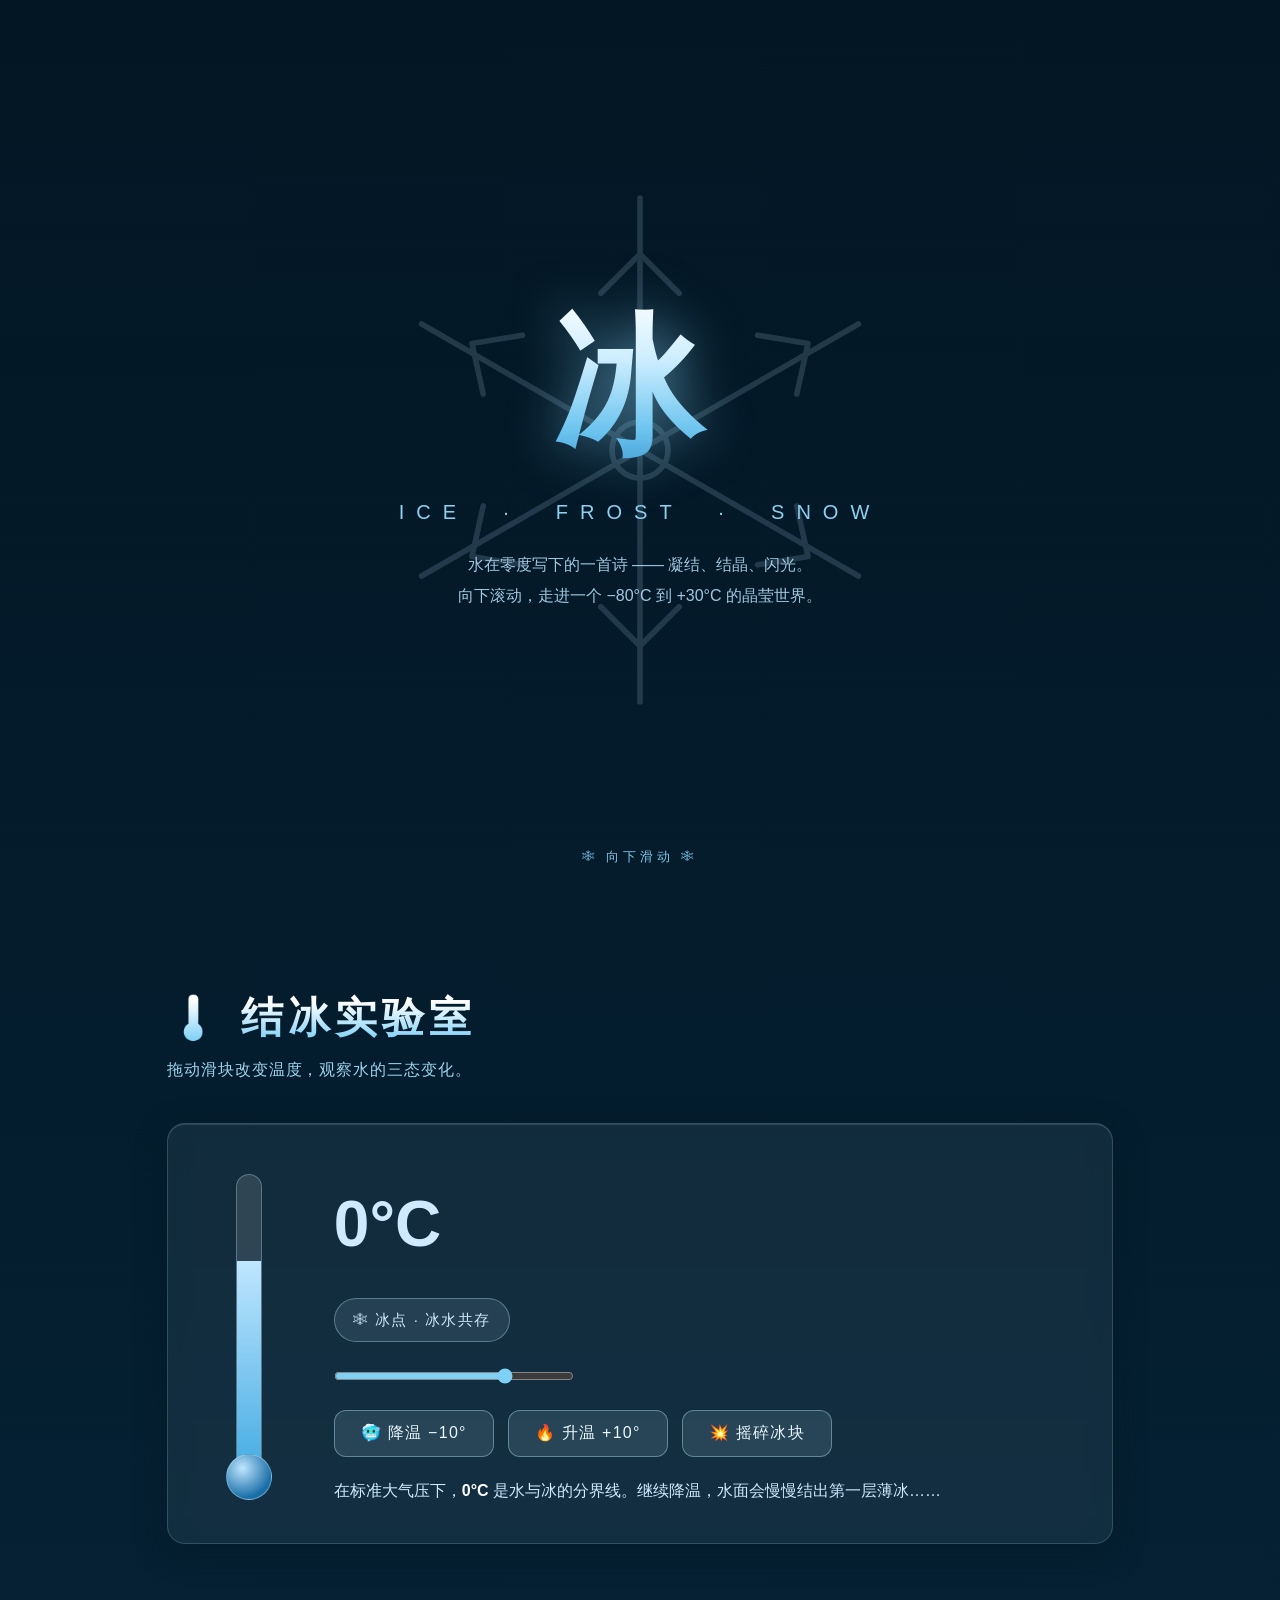
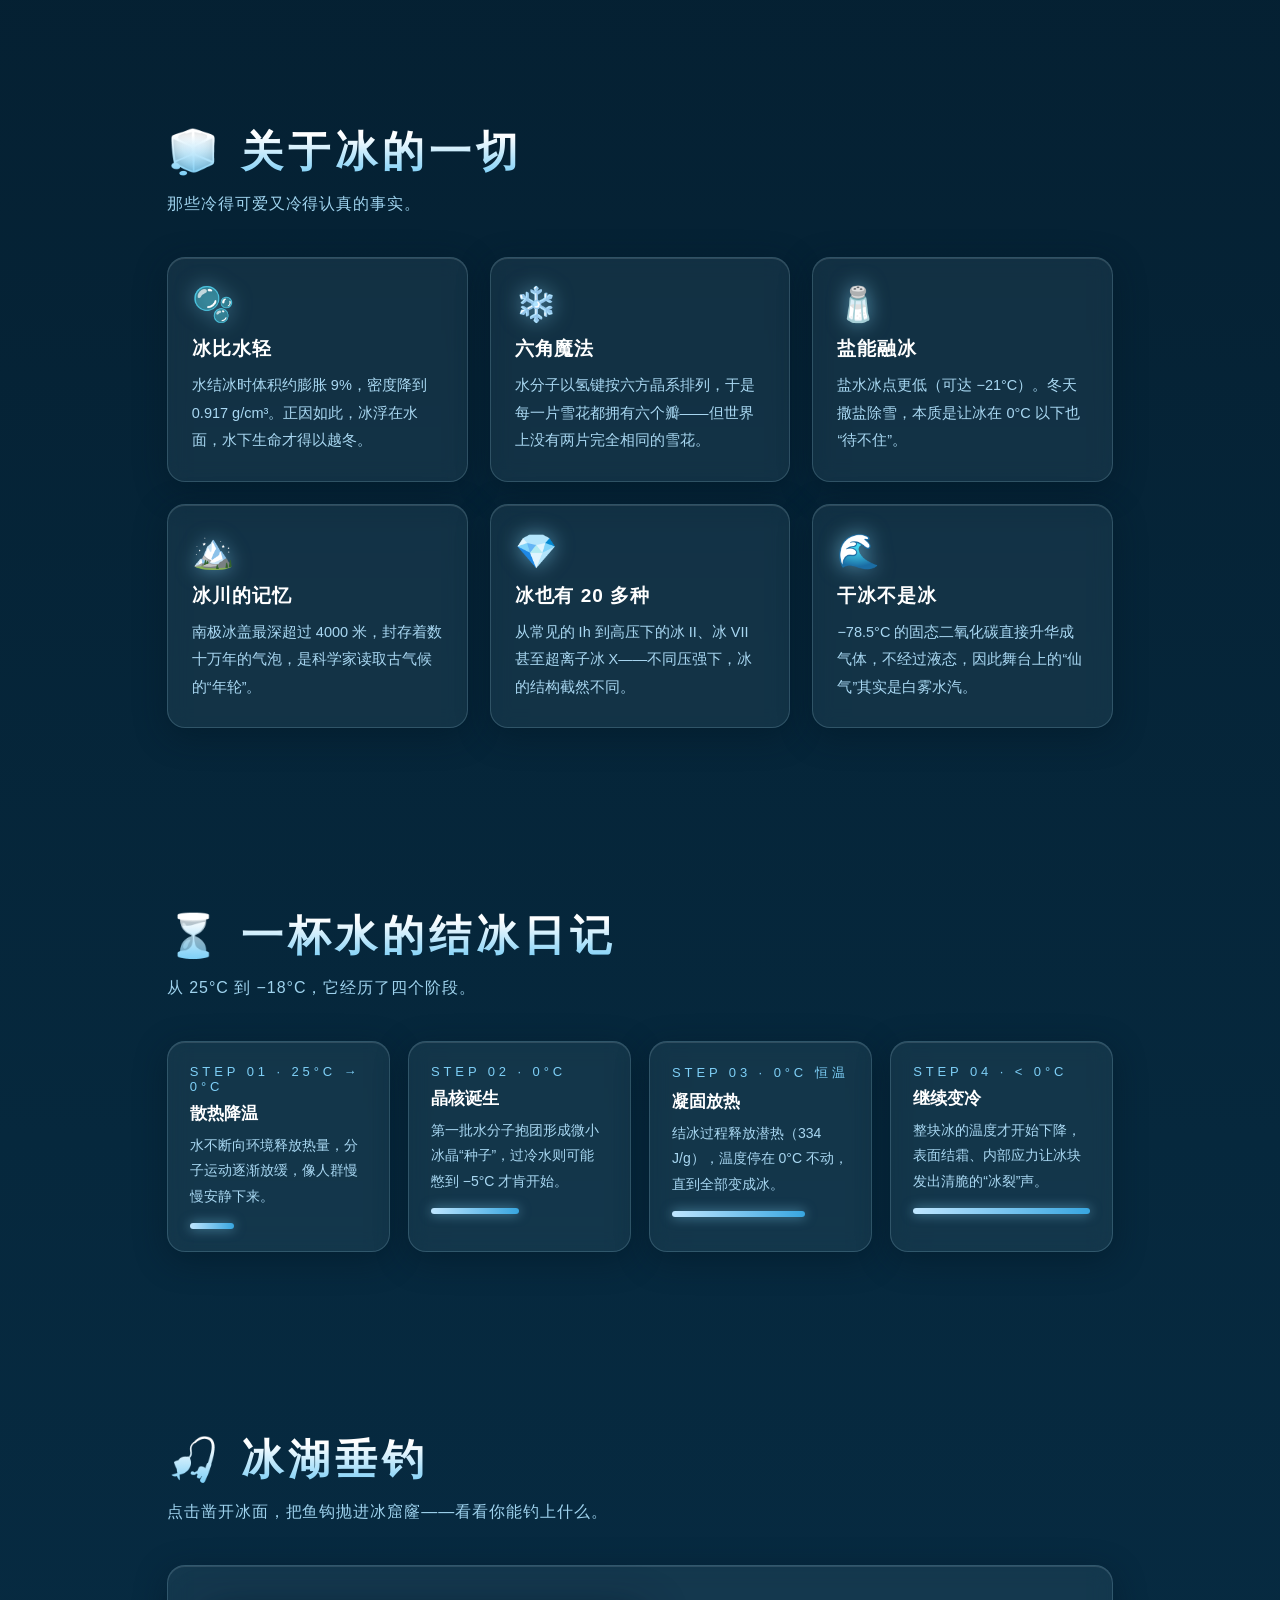
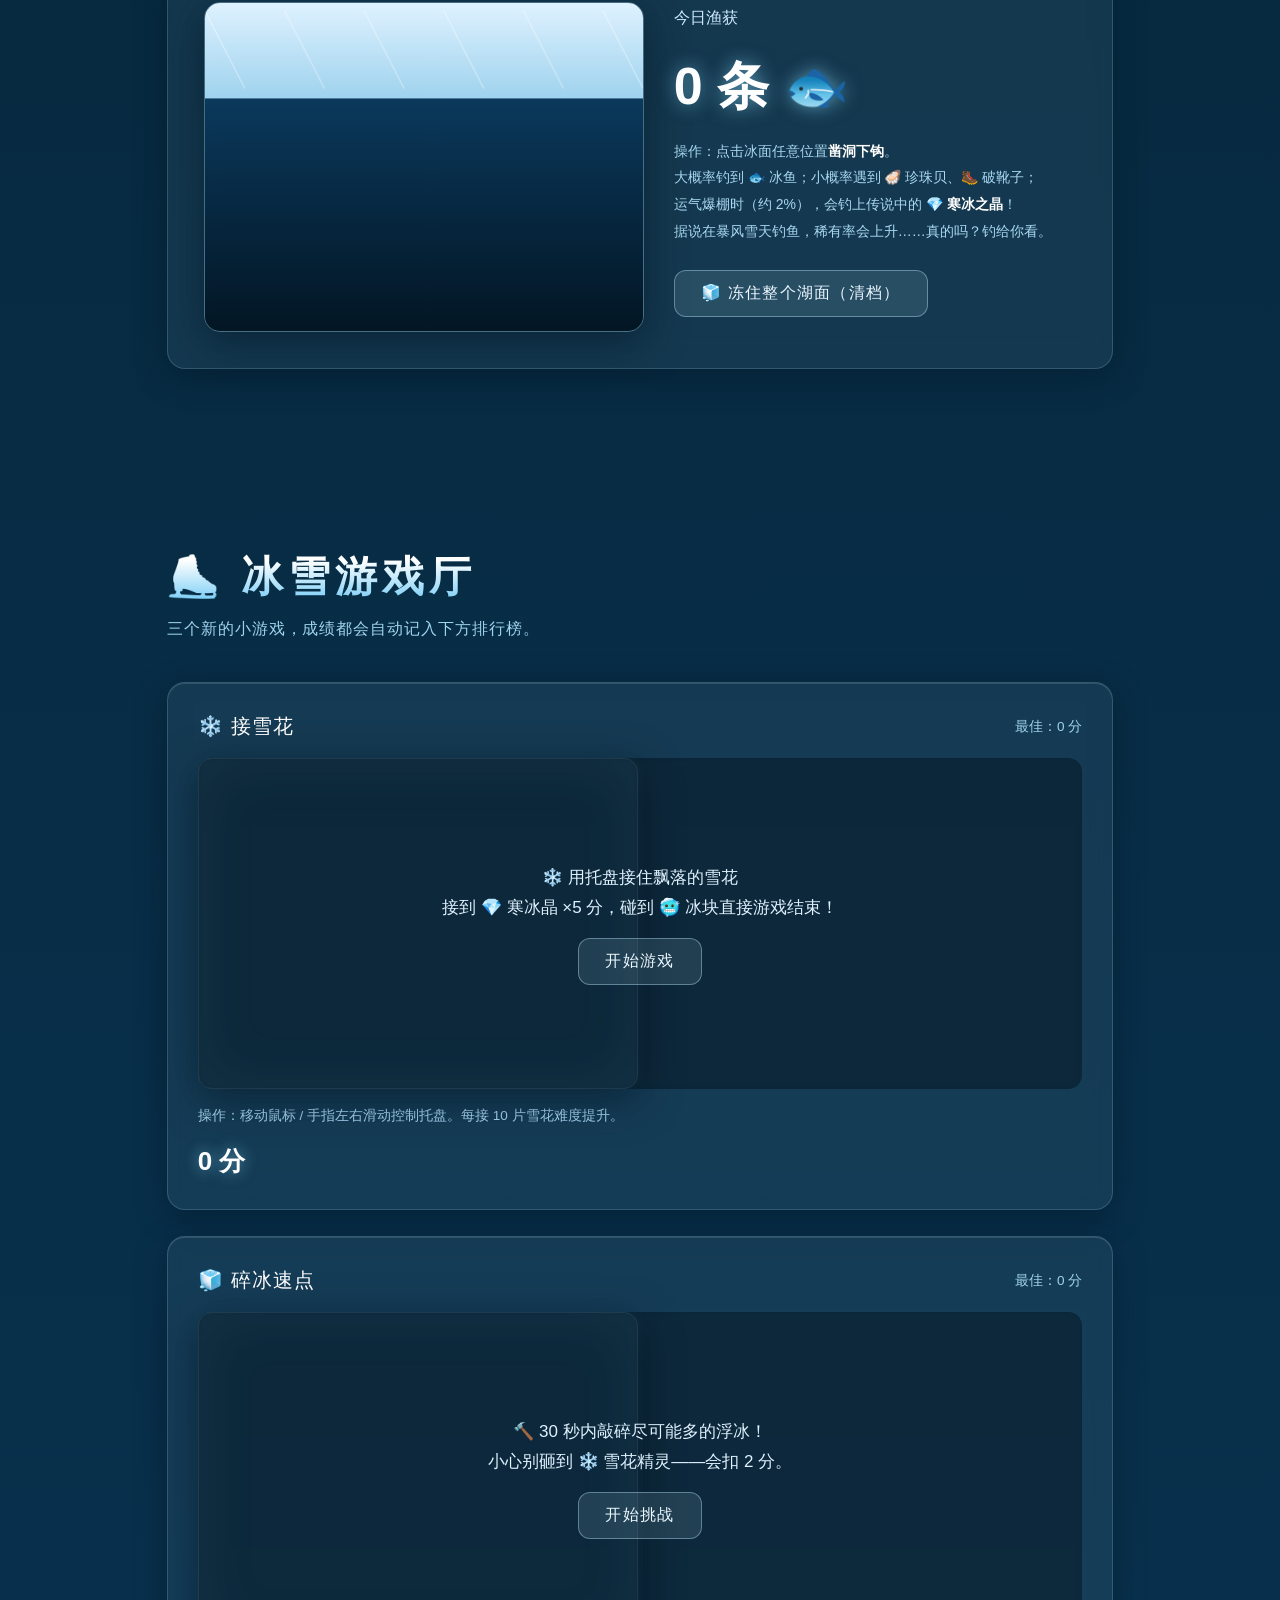
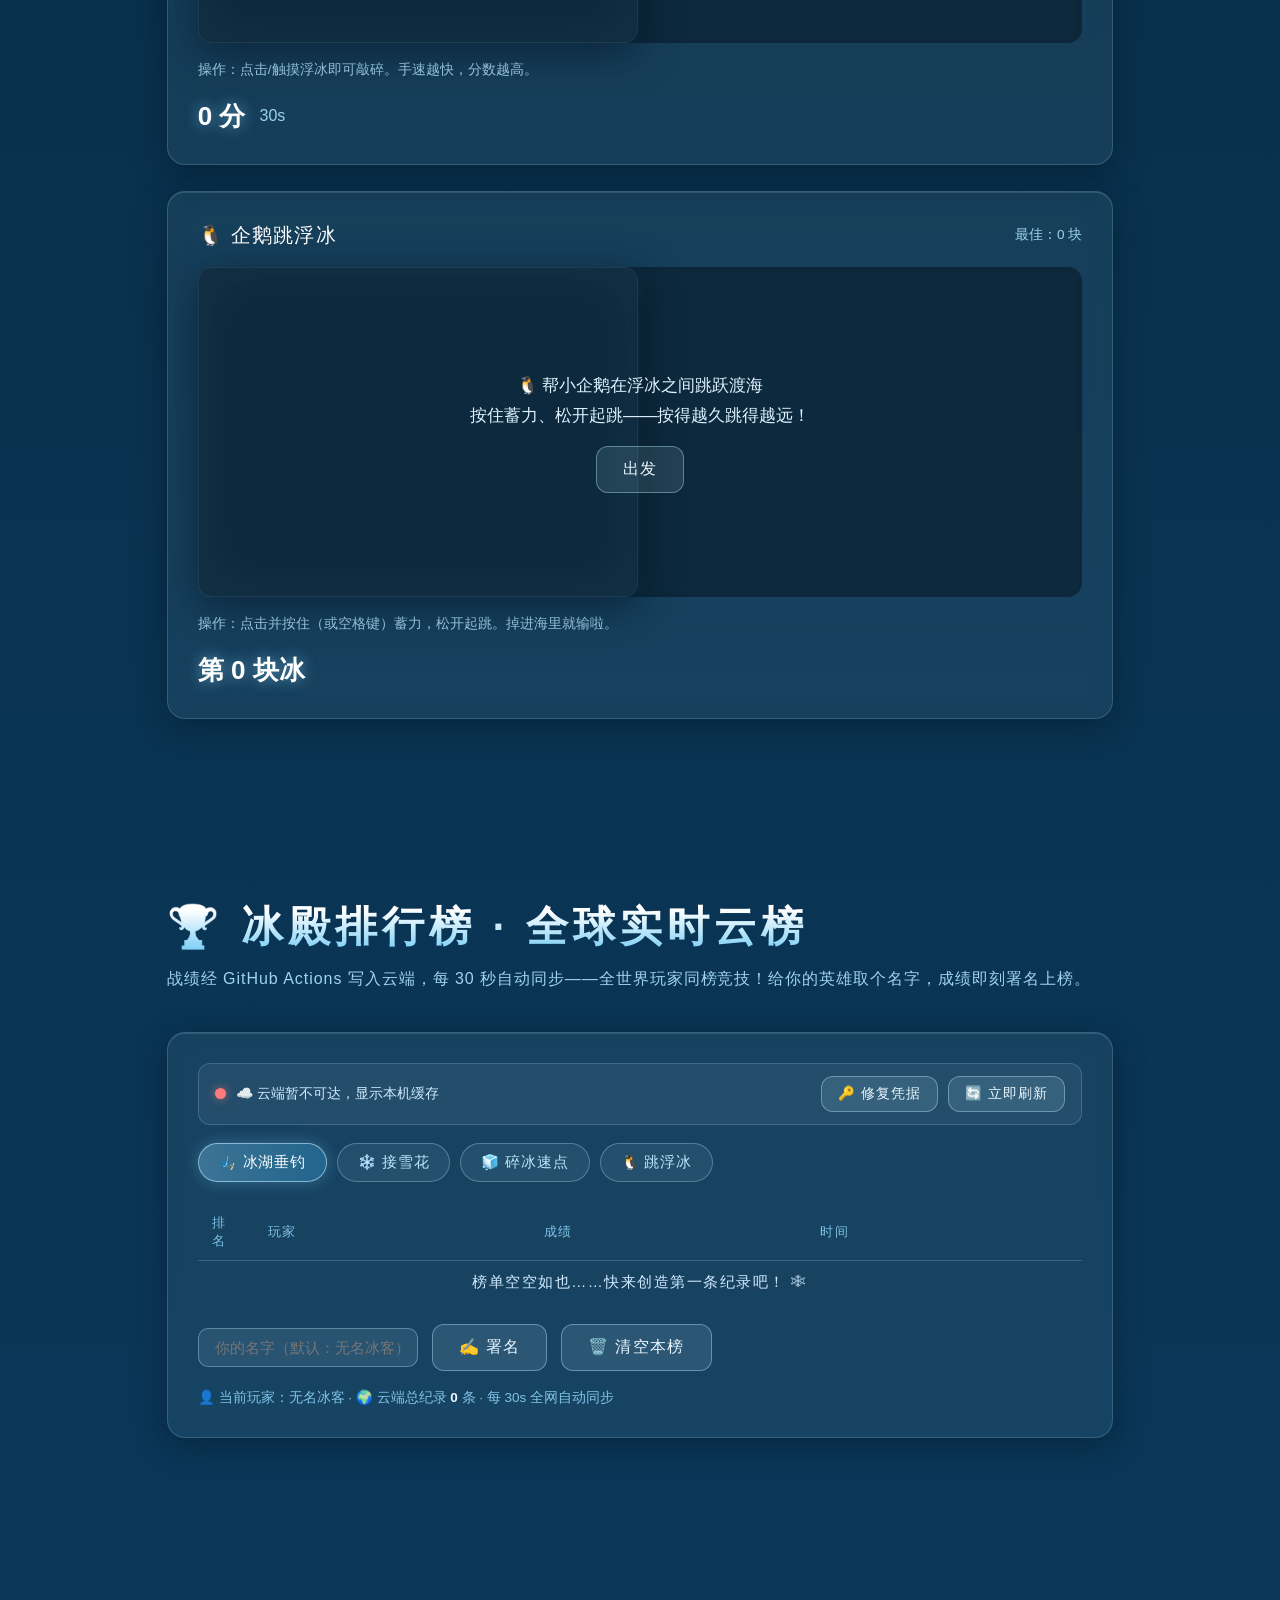
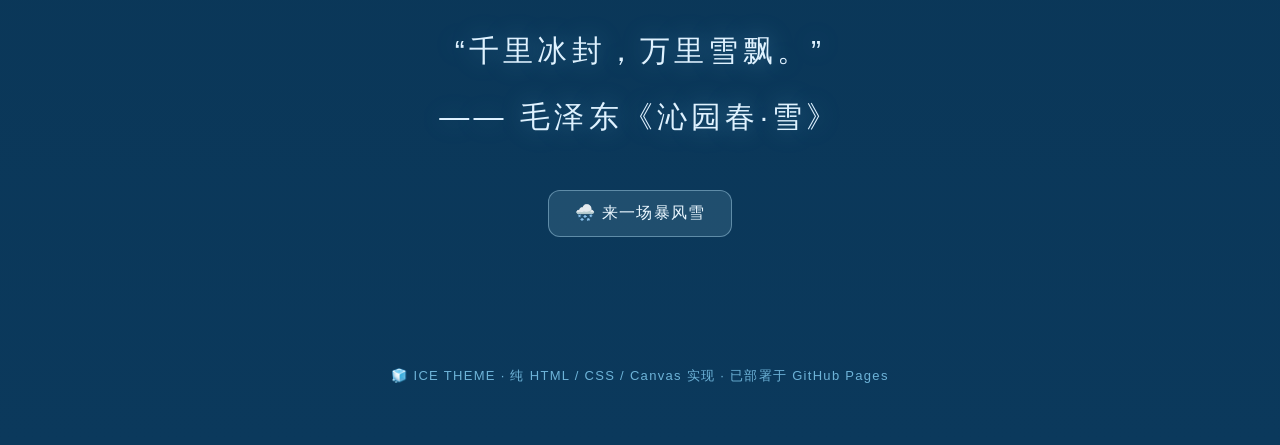
<file: index.html>
<!DOCTYPE html>
<html lang="zh-CN">
<head>
<meta charset="UTF-8" />
<meta name="viewport" content="width=device-width, initial-scale=1.0" />
<title>🧊 冰 · Ice — 冰雪主题交互页面</title>
<meta name="description" content="以「冰」为主题的纯 HTML/CSS/JS 交互式页面：飘雪、结霜、温度实验与冰川知识。" />
<style>
  :root {
    --ice-1: #eaf7ff;
    --ice-2: #bfe6ff;
    --ice-3: #7fd0f7;
    --ice-4: #38a6e0;
    --ice-5: #1b6fa8;
    --deep: #06283d;
    --deep-2: #0b395c;
    --glow: rgba(140, 220, 255, .55);
  }
  * { margin: 0; padding: 0; box-sizing: border-box; }
  html { scroll-behavior: smooth; }
  body {
    font-family: "PingFang SC", "Microsoft YaHei", -apple-system, "Segoe UI", sans-serif;
    color: var(--ice-1);
    background: linear-gradient(180deg, #031624 0%, #06283d 40%, #0b395c 100%);
    overflow-x: hidden;
  }
  canvas#snow { position: fixed; inset: 0; z-index: 1; pointer-events: none; }

  /* ---------- 通用 ---------- */
  main { position: relative; z-index: 2; }
  section { padding: 90px 6vw; max-width: 1100px; margin: 0 auto; }
  h2.title {
    font-size: clamp(28px, 4vw, 42px);
    letter-spacing: .12em;
    background: linear-gradient(180deg, #fff 20%, var(--ice-3) 90%);
    -webkit-background-clip: text; background-clip: text; color: transparent;
    margin-bottom: 14px;
  }
  .subtitle { color: #9fd3ee; margin-bottom: 42px; letter-spacing: .06em; }
  .glass {
    background: rgba(190, 235, 255, .07);
    border: 1px solid rgba(190, 235, 255, .18);
    backdrop-filter: blur(10px);
    -webkit-backdrop-filter: blur(10px);
    border-radius: 18px;
    box-shadow: 0 8px 32px rgba(3, 22, 36, .45), inset 0 1px 0 rgba(255,255,255,.12);
  }

  /* ---------- Hero ---------- */
  header.hero {
    min-height: 100vh;
    display: flex; flex-direction: column; align-items: center; justify-content: center;
    text-align: center; position: relative; padding: 0 6vw;
  }
  .hero h1 {
    font-size: clamp(56px, 12vw, 150px);
    font-weight: 900; letter-spacing: .18em;
    background: linear-gradient(180deg, #ffffff 0%, #cdeeff 35%, #6cc4ef 70%, #2c8ac2 100%);
    -webkit-background-clip: text; background-clip: text; color: transparent;
    filter: drop-shadow(0 0 26px var(--glow));
    animation: breathe 5s ease-in-out infinite;
  }
  @keyframes breathe { 0%,100% { transform: scale(1);} 50% { transform: scale(1.02);} }
  .hero .en {
    margin-top: 10px; font-size: clamp(14px, 2vw, 20px); letter-spacing: .6em;
    color: #8fd0ef; text-transform: uppercase;
  }
  .hero p.desc { margin-top: 26px; color: #bfe6ff; opacity: .85; line-height: 1.9; max-width: 560px; }
  .big-crystal {
    position: absolute; width: min(70vmin, 560px); height: min(70vmin, 560px);
    opacity: .16; z-index: -1; animation: spin 60s linear infinite;
  }
  @keyframes spin { to { transform: rotate(360deg); } }
  .scroll-hint {
    position: absolute; bottom: 34px; font-size: 13px; letter-spacing: .3em; color: #7fc4e6;
    animation: bob 2s ease-in-out infinite;
  }
  @keyframes bob { 0%,100% { transform: translateY(0);} 50% { transform: translateY(8px);} }

  /* ---------- 温度计实验 ---------- */
  .lab { display: flex; gap: 40px; align-items: center; flex-wrap: wrap; }
  .thermo {
    flex: 0 0 auto; width: 90px; height: 320px; position: relative;
    display: flex; justify-content: center;
  }
  .thermo .tube {
    width: 26px; height: 100%; border-radius: 13px;
    background: rgba(255,255,255,.12); border: 1px solid rgba(190,235,255,.3);
    position: relative; overflow: hidden;
  }
  .thermo .mercury {
    position: absolute; bottom: 0; left: 0; right: 0;
    background: linear-gradient(180deg, #7fd0f7, #1b6fa8);
    transition: height 1.2s cubic-bezier(.2,.8,.2,1), background 1.2s;
    border-radius: 0 0 13px 13px;
  }
  .thermo .bulb {
    position: absolute; bottom: -6px; width: 46px; height: 46px; border-radius: 50%;
    background: radial-gradient(circle at 35% 30%, #bfe6ff, #1b6fa8 70%);
    border: 1px solid rgba(190,235,255,.4);
  }
  .temp-readout { font-size: clamp(40px, 6vw, 64px); font-weight: 800; font-variant-numeric: tabular-nums; }
  .state-tag {
    display: inline-block; margin-top: 10px; padding: 6px 18px; border-radius: 999px;
    font-size: 15px; letter-spacing: .1em; border: 1px solid rgba(190,235,255,.35);
    background: rgba(190,235,255,.1);
  }
  .controls { margin-top: 26px; display: flex; gap: 14px; flex-wrap: wrap; }
  button.frost-btn {
    cursor: pointer; border: 1px solid rgba(190,235,255,.4); color: var(--ice-1);
    background: rgba(190,235,255,.12); padding: 12px 26px; border-radius: 12px;
    font-size: 16px; letter-spacing: .08em; transition: all .25s;
    font-family: inherit;
  }
  button.frost-btn:hover { background: rgba(190,235,255,.25); transform: translateY(-2px); box-shadow: 0 6px 20px rgba(127,208,247,.25); }
  button.frost-btn:active { transform: translateY(0) scale(.97); }
  input[type=range] { width: 240px; accent-color: var(--ice-3); }
  .lab-text { flex: 1 1 320px; line-height: 2; color: #cfeaff; }
  .lab-text b { color: #fff; }

  /* ---------- 卡片网格 ---------- */
  .grid { display: grid; grid-template-columns: repeat(auto-fit, minmax(240px, 1fr)); gap: 22px; }
  .card { padding: 26px 24px; transition: transform .3s, box-shadow .3s; }
  .card:hover { transform: translateY(-6px); box-shadow: 0 16px 40px rgba(56,166,224,.22); }
  .card .icon { font-size: 34px; margin-bottom: 12px; filter: drop-shadow(0 0 10px var(--glow)); }
  .card h3 { font-size: 19px; color: #fff; margin-bottom: 10px; letter-spacing: .05em; }
  .card p { font-size: 14.5px; line-height: 1.9; color: #a9d8f2; }

  /* ---------- 结冰过程时间轴 ---------- */
  .timeline { display: flex; gap: 18px; flex-wrap: wrap; }
  .step { flex: 1 1 200px; padding: 22px; position: relative; }
  .step .no { font-size: 13px; color: var(--ice-3); letter-spacing: .3em; margin-bottom: 8px; }
  .step h4 { color: #fff; margin-bottom: 8px; font-size: 17px; }
  .step p { font-size: 14px; color: #a9d8f2; line-height: 1.8; }
  .step .bar { height: 6px; border-radius: 3px; margin-top: 14px; background: linear-gradient(90deg, var(--ice-2), var(--ice-4)); box-shadow: 0 0 12px var(--glow); }

  /* ---------- 诗句 ---------- */
  blockquote.poem {
    text-align: center; font-size: clamp(20px, 3vw, 30px); line-height: 2.2;
    color: #dff2ff; font-weight: 300; letter-spacing: .14em;
    text-shadow: 0 0 24px rgba(127,208,247,.35);
  }
  blockquote.poem cite { display: block; font-size: 14px; color: #7fc4e6; margin-top: 18px; font-style: normal; letter-spacing: .3em; }

  footer {
    text-align: center; padding: 40px 6vw 60px; color: #6db3d8; font-size: 13px; letter-spacing: .1em;
    position: relative; z-index: 2;
  }

  /* 进入动画 */
  .reveal { opacity: 0; transform: translateY(28px); transition: opacity .8s ease, transform .8s ease; }
  .reveal.show { opacity: 1; transform: none; }

  /* ---------- 鼠标结霜拖尾 ---------- */
  .frost-particle {
    position: fixed; z-index: 5; pointer-events: none; border-radius: 50%;
    background: radial-gradient(circle at 35% 30%, rgba(255,255,255,.95), rgba(160,220,250,.45) 60%, transparent 75%);
    box-shadow: 0 0 10px rgba(140,220,255,.7);
    animation: frostFade 1.1s ease-out forwards;
  }
  @keyframes frostFade {
    from { opacity: .95; transform: scale(1) translateY(0); }
    to   { opacity: 0; transform: scale(.35) translateY(16px); }
  }

  /* ---------- 冰上钓鱼小游戏 ---------- */
  .game-wrap { display: flex; gap: 30px; flex-wrap: wrap; align-items: flex-start; }
  #pondWrap { position: relative; flex: 0 0 auto; }
  canvas#pond {
    display: block; width: min(92vw, 440px); height: auto; cursor: crosshair;
    border-radius: 16px; border: 1px solid rgba(190,235,255,.3);
    box-shadow: 0 10px 40px rgba(3,22,36,.6), inset 0 0 60px rgba(127,208,247,.12);
    touch-action: none;
  }
  .scoreboard { flex: 1 1 240px; line-height: 2; color: #cfeaff; }
  .score-num { font-size: clamp(34px, 5vw, 52px); font-weight: 800; color: #fff; font-variant-numeric: tabular-nums; text-shadow: 0 0 18px var(--glow); }
  .ice-msg {
    position: absolute; left: 50%; top: 14px; transform: translateX(-50%);
    padding: 8px 20px; border-radius: 999px; font-size: 14px; letter-spacing: .08em;
    background: rgba(6,40,61,.72); border: 1px solid rgba(190,235,255,.35); color: #dff2ff;
    opacity: 0; transition: opacity .3s; pointer-events: none; white-space: nowrap; z-index: 6;
    backdrop-filter: blur(6px); -webkit-backdrop-filter: blur(6px);
  }
  .ice-msg.show { opacity: 1; }

  /* ---------- 通用游戏卡片 ---------- */
  .game-card { padding: 30px; }
  .gc-head { display: flex; justify-content: space-between; align-items: center; gap: 14px; flex-wrap: wrap; margin-bottom: 18px; }
  .gc-title { font-size: 20px; color: #fff; letter-spacing: .06em; }
  .gc-best { font-size: 13.5px; color: #9fd3ee; }
  .gc-canvas-wrap { position: relative; }
  .gc-canvas-wrap canvas {
    display: block; width: min(92vw, 440px); height: auto; border-radius: 14px;
    border: 1px solid rgba(190,235,255,.3); touch-action: none; cursor: pointer;
    box-shadow: 0 10px 40px rgba(3,22,36,.6), inset 0 0 60px rgba(127,208,247,.1);
  }
  .gc-overlay {
    position: absolute; inset: 0; display: none; align-items: center; justify-content: center;
    flex-direction: column; gap: 14px; text-align: center; border-radius: 14px;
    background: rgba(3,22,36,.62); backdrop-filter: blur(5px); -webkit-backdrop-filter: blur(5px);
    z-index: 4; color: #dff2ff; font-size: 17px; line-height: 1.8; padding: 20px;
  }
  .gc-overlay.show { display: flex; }
  .gc-hint { margin-top: 14px; font-size: 13.5px; color: #a9d8f2; line-height: 1.9; }
  .gc-foot { margin-top: 16px; display: flex; gap: 14px; align-items: center; flex-wrap: wrap; }
  .gc-score { font-size: 26px; font-weight: 800; color: #fff; font-variant-numeric: tabular-nums; text-shadow: 0 0 14px var(--glow); }
  .games-grid { display: grid; grid-template-columns: repeat(auto-fit, minmax(min(470px, 100%), 1fr)); gap: 26px; }

  /* ---------- 排行榜 ---------- */
  .lb-tabs { display: flex; gap: 10px; flex-wrap: wrap; margin-bottom: 22px; }
  .lb-tab {
    cursor: pointer; border: 1px solid rgba(190,235,255,.3); background: rgba(190,235,255,.08);
    color: #bfe6ff; padding: 9px 20px; border-radius: 999px; font-size: 14.5px; letter-spacing: .06em;
    transition: all .25s; font-family: inherit;
  }
  .lb-tab:hover { background: rgba(190,235,255,.18); }
  .lb-tab.active { background: linear-gradient(90deg, rgba(127,208,247,.35), rgba(56,166,224,.35)); color: #fff; border-color: rgba(190,235,255,.6); box-shadow: 0 0 16px rgba(127,208,247,.3); }
  .lb-table { width: 100%; border-collapse: collapse; font-size: 15px; }
  .lb-table th { text-align: left; color: #7fc4e6; font-weight: 500; letter-spacing: .12em; font-size: 13px; padding: 10px 14px; border-bottom: 1px solid rgba(190,235,255,.2); }
  .lb-table td { padding: 12px 14px; border-bottom: 1px dashed rgba(190,235,255,.12); color: #cfeaff; }
  .lb-table tr:last-child td { border-bottom: none; }
  .lb-rank { width: 56px; font-size: 18px; }
  .lb-score { font-weight: 800; color: #fff; font-variant-numeric: tabular-nums; }
  .lb-you { background: rgba(127,208,247,.12); }
  .lb-empty { padding: 34px; text-align: center; color: #7fc4e6; letter-spacing: .1em; }
  .lb-total { margin-top: 18px; font-size: 13.5px; color: #7fc4e6; }
  .cloud-bar {
    display: flex; align-items: center; gap: 10px; margin-bottom: 18px;
    padding: 12px 16px; border-radius: 12px; font-size: 14px; color: #cfeaff;
    background: rgba(190,235,255,.07); border: 1px solid rgba(190,235,255,.18);
  }
  .cloud-dot { width: 11px; height: 11px; border-radius: 50%; flex: none; background: #666; transition: all .3s; }
  .cloud-dot.on  { background: #4be08a; box-shadow: 0 0 10px rgba(75,224,138,.8); }
  .cloud-dot.sync{ background: #7fcdf5; box-shadow: 0 0 10px rgba(127,205,245,.8); animation: cloudPulse 1s ease-in-out infinite; }
  .cloud-dot.off { background: #ff7b7b; box-shadow: 0 0 10px rgba(255,123,123,.6); }
  @keyframes cloudPulse { 0%,100% { opacity: 1; transform: scale(1); } 50% { opacity: .45; transform: scale(.75); } }
</style>
</head>
<body>
<canvas id="snow"></canvas>

<main>
  <!-- 首屏 -->
  <header class="hero">
    <svg class="big-crystal" viewBox="0 0 200 200" fill="none" stroke="#bfe6ff" stroke-width="2">
      <g stroke-linecap="round">
        <line x1="100" y1="10" x2="100" y2="190"/><line x1="22" y1="55" x2="178" y2="145"/><line x1="22" y1="145" x2="178" y2="55"/>
        <path d="M100 30 l-14 14 M100 30 l14 14 M100 170 l-14 -14 M100 170 l14 -14"/>
        <path d="M40 62 l4 18 M40 62 l18 -3 M160 138 l-4 -18 M160 138 l-18 3"/>
        <path d="M40 138 l18 3 M40 138 l4 -18 M160 62 l-18 -3 M160 62 l-4 18"/>
        <circle cx="100" cy="100" r="10"/>
      </g>
    </svg>
    <h1>冰</h1>
    <div class="en">Ice &nbsp;·&nbsp; Frost &nbsp;·&nbsp; Snow</div>
    <p class="desc">水在零度写下的一首诗 —— 凝结、结晶、闪光。<br/>向下滚动，走进一个 −80°C 到 +30°C 的晶莹世界。</p>
    <div class="scroll-hint">❄ 向下滑动 ❄</div>
  </header>

  <!-- 温度计实验室 -->
  <section id="lab" class="reveal">
    <h2 class="title">🌡️ 结冰实验室</h2>
    <p class="subtitle">拖动滑块改变温度，观察水的三态变化。</p>
    <div class="lab glass" style="padding:36px;">
      <div class="thermo">
        <div class="tube"><div class="mercury" id="mercury" style="height:60%"></div></div>
        <div class="bulb"></div>
      </div>
      <div class="lab-text">
        <div class="temp-readout" id="tempText">0°C</div>
        <div><span class="state-tag" id="stateTag">❄ 冰点 · 冰水共存</span></div>
        <div class="controls">
          <input type="range" id="tempSlider" min="-80" max="30" value="0" step="1" />
        </div>
        <div class="controls">
          <button class="frost-btn" id="btnCool">🥶 降温 −10°</button>
          <button class="frost-btn" id="btnWarm">🔥 升温 +10°</button>
          <button class="frost-btn" id="btnShake">💥 摇碎冰块</button>
        </div>
        <p style="margin-top:18px;" id="labNote">在标准大气压下，<b>0°C</b> 是水与冰的分界线。继续降温，水面会慢慢结出第一层薄冰……</p>
      </div>
    </div>
  </section>

  <!-- 冰的知识 -->
  <section class="reveal">
    <h2 class="title">🧊 关于冰的一切</h2>
    <p class="subtitle">那些冷得可爱又冷得认真的事实。</p>
    <div class="grid">
      <div class="card glass"><div class="icon">🫧</div><h3>冰比水轻</h3><p>水结冰时体积约膨胀 9%，密度降到 0.917 g/cm³。正因如此，冰浮在水面，水下生命才得以越冬。</p></div>
      <div class="card glass"><div class="icon">❄️</div><h3>六角魔法</h3><p>水分子以氢键按六方晶系排列，于是每一片雪花都拥有六个瓣——但世界上没有两片完全相同的雪花。</p></div>
      <div class="card glass"><div class="icon">🧂</div><h3>盐能融冰</h3><p>盐水冰点更低（可达 −21°C）。冬天撒盐除雪，本质是让冰在 0°C 以下也“待不住”。</p></div>
      <div class="card glass"><div class="icon">🏔️</div><h3>冰川的记忆</h3><p>南极冰盖最深超过 4000 米，封存着数十万年的气泡，是科学家读取古气候的“年轮”。</p></div>
      <div class="card glass"><div class="icon">💎</div><h3>冰也有 20 多种</h3><p>从常见的 Ih 到高压下的冰 II、冰 VII 甚至超离子冰 X——不同压强下，冰的结构截然不同。</p></div>
      <div class="card glass"><div class="icon">🌊</div><h3>干冰不是冰</h3><p>−78.5°C 的固态二氧化碳直接升华成气体，不经过液态，因此舞台上的“仙气”其实是白雾水汽。</p></div>
    </div>
  </section>

  <!-- 结冰的过程 -->
  <section class="reveal">
    <h2 class="title">⏳ 一杯水的结冰日记</h2>
    <p class="subtitle">从 25°C 到 −18°C，它经历了四个阶段。</p>
    <div class="timeline">
      <div class="step glass"><div class="no">STEP 01 · 25°C → 0°C</div><h4>散热降温</h4><p>水不断向环境释放热量，分子运动逐渐放缓，像人群慢慢安静下来。</p><div class="bar" style="width:25%"></div></div>
      <div class="step glass"><div class="no">STEP 02 · 0°C</div><h4>晶核诞生</h4><p>第一批水分子抱团形成微小冰晶“种子”，过冷水则可能憋到 −5°C 才肯开始。</p><div class="bar" style="width:50%"></div></div>
      <div class="step glass"><div class="no">STEP 03 · 0°C 恒温</div><h4>凝固放热</h4><p>结冰过程释放潜热（334 J/g），温度停在 0°C 不动，直到全部变成冰。</p><div class="bar" style="width:75%"></div></div>
      <div class="step glass"><div class="no">STEP 04 · &lt; 0°C</div><h4>继续变冷</h4><p>整块冰的温度才开始下降，表面结霜、内部应力让冰块发出清脆的“冰裂”声。</p><div class="bar" style="width:100%"></div></div>
    </div>
  </section>

  <!-- 冰上钓鱼小游戏 -->
  <section class="reveal">
    <h2 class="title">🎣 冰湖垂钓</h2>
    <p class="subtitle">点击凿开冰面，把鱼钩抛进冰窟窿——看看你能钓上什么。</p>
    <div class="game-wrap glass" style="padding:36px;">
      <div id="pondWrap">
        <canvas id="pond" width="440" height="330"></canvas>
        <div class="ice-msg" id="iceMsg"></div>
      </div>
      <div class="scoreboard">
        <div>今日渔获</div>
        <div class="score-num"><span id="fishCount">0</span> 条 🐟</div>
        <p style="font-size:14px; color:#a9d8f2; line-height:1.9;">
          操作：点击冰面任意位置<b style="color:#fff;">凿洞下钩</b>。<br/>
          大概率钓到 🐟 冰鱼；小概率遇到 🦪 珍珠贝、🥾 破靴子；<br/>
          运气爆棚时（约 2%），会钓上传说中的 💎 <b style="color:#fff;">寒冰之晶</b>！<br/>
          据说在暴风雪天钓鱼，稀有率会上升……真的吗？钓给你看。
        </p>
        <div class="controls">
          <button class="frost-btn" id="btnResetPond">🧊 冻住整个湖面（清档）</button>
        </div>
      </div>
    </div>
  </section>

  <!-- 冰上小游戏合集 -->
  <section class="reveal">
    <h2 class="title">⛸️ 冰雪游戏厅</h2>
    <p class="subtitle">三个新的小游戏，成绩都会自动记入下方排行榜。</p>
    <div class="games-grid">

      <div class="game-card glass">
        <div class="gc-head">
          <div class="gc-title">❄️ 接雪花</div>
          <div class="gc-best" id="flurryBest">最佳：0</div>
        </div>
        <div class="gc-canvas-wrap">
          <canvas id="flurry" width="440" height="330"></canvas>
          <div class="gc-overlay show" id="flurryStart">
            <div>❄️ 用托盘接住飘落的雪花<br/>接到 💎 寒冰晶 ×5 分，碰到 🥶 冰块直接游戏结束！</div>
            <button class="frost-btn" id="btnFlurryStart">开始游戏</button>
          </div>
          <div class="gc-overlay" id="flurryOver">
            <div id="flurryOverText"></div>
            <button class="frost-btn" id="btnFlurryAgain">再来一局</button>
          </div>
        </div>
        <div class="gc-hint">操作：移动鼠标 / 手指左右滑动控制托盘。每接 10 片雪花难度提升。</div>
        <div class="gc-foot"><span class="gc-score"><span id="flurryScore">0</span> 分</span></div>
      </div>

      <div class="game-card glass">
        <div class="gc-head">
          <div class="gc-title">🧊 碎冰速点</div>
          <div class="gc-best" id="whackBest">最佳：0</div>
        </div>
        <div class="gc-canvas-wrap">
          <canvas id="whack" width="440" height="330"></canvas>
          <div class="gc-overlay show" id="whackStart">
            <div>🔨 30 秒内敲碎尽可能多的浮冰！<br/>小心别砸到 ❄️ 雪花精灵——会扣 2 分。</div>
            <button class="frost-btn" id="btnWhackStart">开始挑战</button>
          </div>
          <div class="gc-overlay" id="whackOver">
            <div id="whackOverText"></div>
            <button class="frost-btn" id="btnWhackAgain">再来一局</button>
          </div>
        </div>
        <div class="gc-hint">操作：点击/触摸浮冰即可敲碎。手速越快，分数越高。</div>
        <div class="gc-foot"><span class="gc-score"><span id="whackScore">0</span> 分</span><span style="color:#9fd3ee;" id="whackTime">30s</span></div>
      </div>

      <div class="game-card glass">
        <div class="gc-head">
          <div class="gc-title">🐧 企鹅跳浮冰</div>
          <div class="gc-best" id="hopBest">最佳：0</div>
        </div>
        <div class="gc-canvas-wrap">
          <canvas id="hop" width="440" height="330"></canvas>
          <div class="gc-overlay show" id="hopStart">
            <div>🐧 帮小企鹅在浮冰之间跳跃渡海<br/>按住蓄力、松开起跳——按得越久跳得越远！</div>
            <button class="frost-btn" id="btnHopStart">出发</button>
          </div>
          <div class="gc-overlay" id="hopOver">
            <div id="hopOverText"></div>
            <button class="frost-btn" id="btnHopAgain">再试一次</button>
          </div>
        </div>
        <div class="gc-hint">操作：点击并按住（或空格键）蓄力，松开起跳。掉进海里就输啦。</div>
        <div class="gc-foot"><span class="gc-score">第 <span id="hopScore">0</span> 块冰</span></div>
      </div>

    </div>
  </section>

  <!-- 排行榜 -->
  <section class="reveal">
    <h2 class="title">🏆 冰殿排行榜 · 全球实时云榜</h2>
    <p class="subtitle">战绩经 GitHub Actions 写入云端，每 30 秒自动同步——全世界玩家同榜竞技！给你的英雄取个名字，成绩即刻署名上榜。</p>
    <div class="glass" style="padding:30px;">
      <div class="cloud-bar">
        <span class="cloud-dot off" id="cloudDot"></span>
        <span id="cloudText">正在连接云端…</span>
        <button class="frost-btn" id="btnTokenFix" title="上传凭据失效时，点此粘贴新令牌立即修复" style="margin-left:auto;padding:8px 16px;font-size:13.5px;">🔑 修复凭据</button>
        <button class="frost-btn" id="btnCloudRefresh" style="padding:8px 16px;font-size:13.5px;">🔄 立即刷新</button>
      </div>
      <div class="lb-tabs" id="lbTabs"></div>
      <div style="overflow-x:auto;"><table class="lb-table">
        <thead><tr><th class="lb-rank">排名</th><th>玩家</th><th class="lb-score">成绩</th><th>时间</th></tr></thead>
        <tbody id="lbBody"></tbody>
      </table></div>
      <div class="gc-foot" style="margin-top:20px;">
        <input type="text" id="playerName" maxlength="12" placeholder="你的名字（默认：无名冰客）"
               style="background:rgba(190,235,255,.1);border:1px solid rgba(190,235,255,.35);border-radius:10px;padding:10px 16px;color:#eaf7ff;font-size:15px;font-family:inherit;width:220px;outline:none;" />
        <button class="frost-btn" id="btnSaveName">✍️ 署名</button>
        <button class="frost-btn" id="btnClearBoard">🗑️ 清空本榜</button>
      </div>
      <div class="lb-total" id="lbTotal"></div>
      <div class="lb-total" style="margin-top:6px;">👤 <span id="cloudWho">当前玩家：无名冰客</span> · 🌍 云端总纪录 <b id="cloudCount" style="color:#eaf7ff;">0</b> 条 · 每 30s 全网自动同步</div>
    </div>
  </section>

  <!-- 诗意收尾 -->
  <section class="reveal" style="text-align:center;">
    <blockquote class="poem">
      “千里冰封，万里雪飘。”<br/>
      —— 毛泽东《沁园春·雪》
    </blockquote>
    <div style="margin-top:40px;">
      <button class="frost-btn" id="btnBlizzard">🌨️ 来一场暴风雪</button>
    </div>
  </section>
</main>

<footer>
  🧊 ICE THEME · 纯 HTML / CSS / Canvas 实现 · 已部署于 GitHub Pages
</footer>

<script>
/* ---------------- 飘雪系统 ---------------- */
const canvas = document.getElementById('snow');
const ctx = canvas.getContext('2d');
let W, H, flakes = [], blizzard = false;
function resize() { W = canvas.width = innerWidth; H = canvas.height = innerHeight; }
addEventListener('resize', resize); resize();

function makeFlake(top) {
  return {
    x: Math.random() * W,
    y: top ? -10 : Math.random() * H,
    r: Math.random() * 3 + 1,
    vy: Math.random() * 1 + .4,
    vx: (Math.random() - .5) * .6,
    a: Math.random() * .6 + .3,
    sway: Math.random() * Math.PI * 2
  };
}
for (let i = 0; i < 140; i++) flakes.push(makeFlake(false));

function tick(t) {
  ctx.clearRect(0, 0, W, H);
  const target = blizzard ? 420 : 140;
  if (flakes.length < target) for (let k = 0; k < 6; k++) flakes.push(makeFlake(true));
  if (flakes.length > target) flakes.splice(0, flakes.length - target);
  for (const f of flakes) {
    f.sway += .02;
    f.y += f.vy * (blizzard ? 3 : 1);
    f.x += f.vx + Math.sin(f.sway) * .6 + (blizzard ? 2.5 : 0);
    if (f.y > H + 5 || f.x > W + 10) Object.assign(f, makeFlake(true));
    ctx.globalAlpha = f.a;
    ctx.fillStyle = '#eaf7ff';
    ctx.beginPath(); ctx.arc(f.x, f.y, f.r, 0, 7); ctx.fill();
  }
  ctx.globalAlpha = 1;
  requestAnimationFrame(tick);
}
requestAnimationFrame(tick);

document.getElementById('btnBlizzard').onclick = () => {
  blizzard = !blizzard;
  document.getElementById('btnBlizzard').textContent = blizzard ? '🌤️ 雪停了' : '🌨️ 来一场暴风雪';
};

/* ---------------- 温度计实验室 ---------------- */
const slider = document.getElementById('tempSlider');
const mercury = document.getElementById('mercury');
const tempText = document.getElementById('tempText');
const stateTag = document.getElementById('stateTag');
const labNote = document.getElementById('labNote');

function setTemp(v) {
  v = Math.max(-80, Math.min(30, v));
  slider.value = v;
  const pct = (v + 80) / 110; // 0..1
  mercury.style.height = Math.max(6, pct * 100) + '%';
  tempText.textContent = v + '°C';
  let tag, note, color;
  if (v <= -60) { tag = '🥶 极寒 · 干冰都比它暖'; note = '−78.5°C 左右，二氧化碳都会冻成固体！'; color = ['#7fd0f7', '#1b6fa8']; }
  else if (v < 0) { tag = '🧊 冰的世界'; note = '此时水早已结成坚冰，冰川、霜花、雪花都是这个温度段的杰作。'; color = ['#7fd0f7', '#1b6fa8']; }
  else if (v === 0) { tag = '❄ 冰点 · 冰水共存'; note = '在标准大气压下，<b>0°C</b> 是水与冰的分界线。继续降温，水面会慢慢结出第一层薄冰……'; color = ['#bfe6ff', '#38a6e0']; }
  else if (v < 4) { tag = '💧 冷水'; note = '冰开始融化，每融化 1 克冰要吸收约 334 焦耳的热量——这就是冰敷镇痛的原理。'; color = ['#9adcf5', '#2c8ac2']; }
  else if (v <= 25) { tag = '🌊 液态水'; note = '分子自由滑动，一切如常。别忘了：地球上海洋的平均温度只有约 3.5°C。'; color = ['#9adcf5', '#2c8ac2']; }
  else { tag = '☀️ 温暖 · 冰已消失'; note = '太热了！在这个温度，任何冰块都会在几分钟内完成“使命”。'; color = ['#ffe2a8', '#e09a38']; }
  stateTag.textContent = tag;
  labNote.innerHTML = note;
  mercury.style.background = 'linear-gradient(180deg,' + color[0] + ',' + color[1] + ')';
}
slider.oninput = e => setTemp(+e.target.value);
document.getElementById('btnCool').onclick = () => setTemp(+slider.value - 10);
document.getElementById('btnWarm').onclick = () => setTemp(+slider.value + 10);
document.getElementById('btnShake').onclick = () => {
  if (+slider.value > 0) { labNote.innerHTML = '💨 空气里只有水蒸气，没有冰可以碎……先把温度降到 0°C 以下吧！'; return; }
  const box = document.querySelector('.thermo');
  box.animate([
    { transform: 'translateX(0)' }, { transform: 'translateX(-6px) rotate(-2deg)' },
    { transform: 'translateX(6px) rotate(2deg)' }, { transform: 'translateX(-4px)' },
    { transform: 'translateX(0)' }
  ], { duration: 400 });
  for (let i = 0; i < 14; i++) {
    const sh = document.createElement('div');
    sh.textContent = ['💎', '❄', '🧊'][i % 3];
    sh.style.cssText = 'position:fixed;z-index:9;font-size:' + (12 + Math.random() * 14) + 'px;left:' + (box.getBoundingClientRect().left + 20) + 'px;top:' + (box.getBoundingClientRect().top + 40) + 'px;pointer-events:none;transition:all .9s ease-out;';
    document.body.appendChild(sh);
    requestAnimationFrame(() => {
      sh.style.transform = 'translate(' + (Math.random() * 240 - 120) + 'px,' + (Math.random() * 200 - 100) + 'px) rotate(' + (Math.random() * 360) + 'deg)';
      sh.style.opacity = '0';
    });
    setTimeout(() => sh.remove(), 950);
  }
};
setTemp(0);

/* ---------------- 鼠标结霜拖尾 ---------------- */
let lastFrost = 0;
addEventListener('pointermove', e => {
  const now = performance.now();
  if (now - lastFrost < 45) return;
  lastFrost = now;
  const p = document.createElement('div');
  p.className = 'frost-particle';
  const s = 6 + Math.random() * 10;
  p.style.width = p.style.height = s + 'px';
  p.style.left = (e.clientX - s / 2) + 'px';
  p.style.top = (e.clientY - s / 2) + 'px';
  document.body.appendChild(p);
  setTimeout(() => p.remove(), 1150);
});

/* ================= 排行榜系统（GitHub Gist 全球实时云榜 + localStorage 缓存） ================= */
const LB_KEY = 'iceLB_v1', NAME_KEY = 'icePlayerName';
const CLOUD_GIST_ID = '7d538137a91b831160ecc5956e68cdd8';          // 云端榜单数据文件
const DISPATCH_API = 'https://api.github.com/repos/zizhao114514/iceiceice/actions/workflows/lb-sync.yml/dispatches'; // 云端合并器入口
/* ---------------- 云榜凭据管理（Base64 混淆，仅防肉眼；纯静态站的固有权衡） ---------------- */
const OWNER_API = 'https://api.github.com/repos/zizhao114514/iceiceice/actions/workflows/lb-sync.yml';
let CLOUD_TOKEN_API = atob('Z2hwX1ZNa09XMUVrTlFHT3k1bndJczR3TXhwdnRCRDc5MjR1UTBT'); // 内置上传令牌
try { const savedTk = localStorage.getItem('iceLB_token_b64'); if (savedTk) CLOUD_TOKEN_API = atob(savedTk); } catch (e) {}
const ghHdr = extra => Object.assign({ 'Accept': 'application/vnd.github+json' }, extra || {});
// —— 自愈：内置令牌失效时自动探测备用令牌（localStorage → 仓库兜底文件 .lb-token.json） ——
let lastHealAttempt = 0; // 节流：避免每 30 秒重试都打满 GitHub API 限流
async function tryHealToken() {
  if (Date.now() - lastHealAttempt < 120000) return false; // 2 分钟内只探测一轮
  lastHealAttempt = Date.now();
  setCloudUI('sync', '🔧 正在自动寻找新的上传凭据…');
  let candidates = [];
  try {
    const saved = JSON.parse(localStorage.getItem('iceLB_tokens') || '[]');
    if (Array.isArray(saved)) candidates = saved;
  } catch (e) {}
  // —— 云端兜底池：站长把新令牌写入仓库 .lb-token.json 后，所有访客自动热切换 ——
  // （用 jsDelivr 镜像读取，不受 GitHub raw 匿名限流影响；加时间戳防 CDN 缓存）
  try {
    const res = await fetch('https://cdn.jsdelivr.net/gh/zizhao114514/iceiceice@ice-ice-ice-12fb7/.lb-token.json?d=' + Math.floor(Date.now() / 60000), { cache: 'no-store' });
    if (res.ok) {
      const j = await res.json();
      if (Array.isArray(j.tokens)) {
        for (const t of j.tokens) if (t && !candidates.includes(t)) candidates.push(t);
        try { localStorage.setItem('iceLB_tokens', JSON.stringify(candidates.slice(0, 5))); } catch (e) {}
      }
    }
  } catch (e) {}
  for (const t of candidates) {
    if (!t || t === CLOUD_TOKEN_API) continue;
    try {
      const probe = await fetch(OWNER_API, { headers: ghHdr({ Authorization: 'Bearer ' + t }), cache: 'no-store' });
      if (probe.status === 401 || probe.status === 403) continue; // 死令牌，跳过
      CLOUD_TOKEN_API = t;
      try { localStorage.setItem('iceLB_token_b64', btoa(t)); } catch (e) {}
      setCloudUI('on', '✅ 已自动启用新凭据，继续上传战绩！');
      cloudState.failCount = 0;
      return true;
    } catch (e) {}
  }
  return false;
}
// —— 手动修复入口：状态条旁的「🔑」按钮，粘贴新令牌即可当场恢复（无需懂控制台）——
(function bindTokenFix() {
  const btn = document.getElementById('btnTokenFix');
  if (!btn) return;
  btn.onclick = async () => {
    const tk = (prompt('粘贴新的 GitHub 令牌（ghp_ 开头，需 Actions:write + Gist:write）：\n留空则尝试自动重新探测云端备用凭据池') || '').trim();
    if (tk) {
      if (!/^gh[pousr]_/.test(tk)) return alert('❌ 令牌格式不对（应以 ghp_ / github_pat_ 等开头）');
      window.iceSetToken(tk);
      setCloudUI('sync', '🔑 新凭据已保存，正在重试上传队列…');
      cloudState.healed = false; cloudState.failCount = 0;
      setTimeout(() => submitToCloud(':PING', 0), 300); // 触发一次队列冲刷验证
      return;
    }
    cloudState.healed = false;
    if (await tryHealToken()) { cloudState.failCount = 0; setTimeout(() => submitToCloud(':PING', 0), 300); }
    else alert('☁️ 暂未找到可用凭据。请站长：\n1) 生成新令牌 https://github.com/settings/tokens\n2) 在上方输入框粘贴，或把令牌写入仓库文件 .lb-token.json\n3) 同时更新仓库 Secret GIST_PAT（合并器写 Gist 用）');
  };
})();
// —— 站长工具：浏览器控制台执行 iceSetToken('新token') 即可热更新本机凭据并登记备用池 ——
window.iceSetToken = function (tk) {
  if (!/^gh[pousr]_/.test(tk || '')) return console.log('❌ token 格式不对（应以 ghp_ 等开头）');
  CLOUD_TOKEN_API = tk;
  try { localStorage.setItem('iceLB_token_b64', btoa(tk)); } catch (e) {}
  let pool = [];
  try { pool = JSON.parse(localStorage.getItem('iceLB_tokens') || '[]'); } catch (e) {}
  if (!pool.includes(tk)) pool.unshift(tk);
  try { localStorage.setItem('iceLB_tokens', JSON.stringify(pool.slice(0, 5))); } catch (e) {}
  console.log('✅ 本机凭据已更新。要让其他访客也自动切换，请把同一 token 写入仓库文件 .lb-token.json 并同步 Secret GIST_PAT。');
};
const RAW_URL = 'https://gist.githubusercontent.com/zizhao114514/' + CLOUD_GIST_ID + '/raw/ice-lb.json?t=';
const GAMES = {
  fish:   { label: '🎣 冰湖垂钓', unit: ' 条', order: 'desc' },
  flurry: { label: '❄️ 接雪花',   unit: ' 分', order: 'desc' },
  whack:  { label: '🧊 碎冰速点', unit: ' 分', order: 'desc' },
  hop:    { label: '🐧 跳浮冰',   unit: ' 块', order: 'desc' },
};
let lbData = {};
try { lbData = JSON.parse(localStorage.getItem(LB_KEY)) || {}; } catch (e) { lbData = {}; }
for (const k in GAMES) if (!Array.isArray(lbData[k])) lbData[k] = [];

function playerName() {
  try { return localStorage.getItem(NAME_KEY) || '无名冰客'; } catch (e) { return '无名冰客'; }
}
function recordScore(game, score) {
  if (!(score > 0)) return;
  submitToCloud(game, score); // 提交到全球云榜
}
function fmtTime(t) {
  const d = new Date(t);
  const p = n => String(n).padStart(2, '0');
  return (d.getMonth() + 1) + '/' + d.getDate() + ' ' + p(d.getHours()) + ':' + p(d.getMinutes());
}
const MEDALS = ['🥇', '🥈', '🥉'];
let curTab = 'fish';
const lbTabsEl = document.getElementById('lbTabs');
const lbBodyEl = document.getElementById('lbBody');
const lbTotalEl = document.getElementById('lbTotal');
lbTabsEl.innerHTML = Object.keys(GAMES).map(k =>
  '<button class="lb-tab' + (k === curTab ? ' active' : '') + '" data-g="' + k + '">' + GAMES[k].label + '</button>'
).join('');
lbTabsEl.addEventListener('click', e => {
  const b = e.target.closest('.lb-tab'); if (!b) return;
  curTab = b.dataset.g;
  lbTabsEl.querySelectorAll('.lb-tab').forEach(x => x.classList.toggle('active', x.dataset.g === curTab));
  renderBoard();
});
function renderBoard() {
  const g = GAMES[curTab], list = lbData[curTab] || [];
  document.getElementById('flurryBest').textContent = '最佳：' + ((lbData.flurry[0] || {}).score || 0) + ' 分';
  document.getElementById('whackBest').textContent  = '最佳：' + ((lbData.whack[0]  || {}).score || 0) + ' 分';
  document.getElementById('hopBest').textContent    = '最佳：' + ((lbData.hop[0]    || {}).score || 0) + ' 块';
  if (!list.length) {
    lbBodyEl.innerHTML = '<tr><td colspan="4" class="lb-empty">榜单空空如也……快来创造第一条纪录吧！ ❄</td></tr>';
  } else {
    lbBodyEl.innerHTML = list.map((r, i) =>
      '<tr' + (r.name === playerName() ? ' class="lb-you"' : '') + '>' +
        '<td class="lb-rank">' + (MEDALS[i] || (i + 1)) + '</td>' +
        '<td></td><td class="lb-score">' + r.score + g.unit + '</td><td style="color:#7fc4e6;font-size:13px;">' + fmtTime(r.t) + '</td>' +
      '</tr>'
    ).join('');
    list.forEach((r, i) => { lbBodyEl.children[i].children[1].textContent = r.name; });
  }
  let total = 0; for (const k in GAMES) total += lbData[k].length;
  const who = document.getElementById('cloudWho'); if (who) who.textContent = '当前玩家：' + playerName();
  const cnt = document.getElementById('cloudCount'); if (cnt) cnt.textContent = total;
}

/* ---------------- 全球实时云榜（GitHub Gist 直连） ---------------- */
let cloudState = { online: false, lastSync: 0, syncing: false, queue: [], pending: null, failCount: 0, announced: {} };
try { cloudState.announced = JSON.parse(localStorage.getItem('iceLB_announced') || '{}'); } catch (e) { cloudState.announced = {}; }
const cloudDotEl = document.getElementById('cloudDot');
const cloudTextEl = document.getElementById('cloudText');

function setCloudUI(state, text) {
  if (!cloudDotEl) return;
  cloudDotEl.className = 'cloud-dot ' + state;
  cloudTextEl.textContent = text;
}
// —— 上传结果确认：轮询 Actions 运行状态，成功/失败都有明确反馈 ——
async function confirmUpload(batch, runBefore) {
  const keyOf = r => r.g + '|' + r.n + '|' + r.s;
  for (let i = 0; i < 12; i++) { // 最多等 ~96 秒
    await new Promise(r => setTimeout(r, 8000));
    try {
      const res = await fetch('https://api.github.com/repos/zizhao114514/iceiceice/actions/workflows/lb-sync.yml/runs?per_page=3',
        { headers: ghHdr({ Authorization: 'Bearer ' + CLOUD_TOKEN_API }), cache: 'no-store' });
      if (!res.ok) continue;
      const runs = (await res.json()).workflow_runs || [];
      const mine = runs.find(r => r.run_number > runBefore);
      if (!mine) continue;
      if (mine.status !== 'completed') continue;
      batch.forEach(rec => { cloudState.announced[keyOf(rec)] = true; });
      try { localStorage.setItem('iceLB_announced', JSON.stringify(cloudState.announced)); } catch (e) {}
      if (mine.conclusion === 'success') {
        setCloudUI('on', '✅ 战绩已登上全球榜！稍候点「🔄 刷新」即可见');
        cloudState.failCount = 0;
        fetchCloud(true);
      } else if (mine.conclusion === 'failure') {
        setCloudUI('off', '⚠️ 云端合并器执行失败（run #' + mine.run_number + '）。常见原因：Secret GIST_PAT 里的令牌已失效——请站长更换令牌后在页面控制台执行 iceSetToken(\'新令牌\')，并同步更新该 Secret');
      } else {
        setCloudUI('sync', '⏳ 云端合并器已被触发（run #' + mine.run_number + ' · ' + mine.conclusion + '），稍后自动刷新榜单');
      }
      return;
    } catch (e) { /* 网络抖动，继续轮询 */ }
  }
  setCloudUI('sync', '❄️ 云端合并排队中…稍后自动刷新榜单');
}
function mergeCloud(remote) {
  // 云端数据与本地缓存取并集，按分数排序各留前 25
  for (const k in GAMES) {
    const mine = Array.isArray(lbData[k]) ? lbData[k] : [];
    const theirs = remote && Array.isArray(remote.games && remote.games[k]) ? remote.games[k] : [];
    const seen = new Set(), all = [];
    for (const r of theirs.concat(mine)) {
      if (!r || typeof r.score !== 'number' || r.score <= 0) continue;
      const key = r.name + '|' + r.score + '|' + Math.floor((r.t || 0) / 60000);
      if (seen.has(key)) continue;
      seen.add(key);
      all.push({ name: String(r.name || '无名冰客').slice(0, 12), score: Math.min(999999, Math.round(r.score)), t: r.t || Date.now() });
    }
    all.sort((a, b) => b.score - a.score);
    lbData[k] = all.slice(0, 25);
  }
  try { localStorage.setItem(LB_KEY, JSON.stringify(lbData)); } catch (e) {}
}
async function fetchCloud(silent) {
  if (cloudState.syncing) { cloudState.pending = cloudState.pending || !silent; return; }
  cloudState.syncing = true;
  setCloudUI('sync', '正在同步全球榜单…');
  try {
    const res = await fetch(RAW_URL + Date.now(), { cache: 'no-store' });
    if (!res.ok) throw new Error('HTTP ' + res.status);
    const data = await res.json();
    mergeCloud(data);
    cloudState.online = true; cloudState.lastSync = Date.now();
    renderBoard();
    setCloudUI('on', '🌐 全球实时云榜已连接 · ' + new Date(cloudState.lastSync).toLocaleTimeString() + ' 刷新');
  } catch (err) {
    cloudState.online = false;
    setCloudUI('off', '☁️ 云端暂不可达，显示本机缓存');
    if (!silent) renderBoard();
  } finally {
    cloudState.syncing = false;
    if (cloudState.pending) { cloudState.pending = null; setTimeout(() => fetchCloud(true), 800); }
  }
}
// —— 写入通道：浏览器无法直接 PUT Gist，经由 GitHub Actions Worker 中转 ——
async function getLatestRunNumber() {
  try {
    const res = await fetch('https://api.github.com/repos/zizhao114514/iceiceice/actions/workflows/lb-sync.yml/runs?per_page=1',
      { headers: ghHdr({ Authorization: 'Bearer ' + CLOUD_TOKEN_API }), cache: 'no-store' });
    if (!res.ok) return 0;
    const runs = (await res.json()).workflow_runs || [];
    return runs.length ? runs[0].run_number : 0;
  } catch (e) { return 0; }
}
async function submitToCloud(game, score) {
  if (game === ':PING') {           // 凭据修复后的队列冲刷信号，本身不是成绩
    if (!cloudState.flushing && cloudState.queue.length) {
      cloudState.flushing = true;
      runUploadQueue();
    }
    return;
  }
  const rec = { g: game, n: playerName(), s: Math.round(score), ts: Date.now() };
  cloudState.queue.push(rec);
  if (cloudState.flushing) return;
  cloudState.flushing = true;
  runUploadQueue();
}
async function runUploadQueue() {
  while (cloudState.queue.length) {
    const batch = cloudState.queue.splice(0, 8);
    try {
      setCloudUI('sync', '❄️ 正在上传战绩…');
      const runBefore = await getLatestRunNumber(); // 记住当前最新运行号，用于确认本次合并
      const _resets = batch.filter(r => String(r.g).endsWith(':RESET')).map(r => r.g.slice(0, -6)).join(',');
      const _inputs = { scores: btoa(unescape(encodeURIComponent(JSON.stringify(batch)))) };
      if (_resets) _inputs.reset = _resets; // 工作流仅声明了 scores；空值字段会被 GitHub 以 422 拒绝
      const payload = JSON.stringify({ ref: 'ice-ice-ice-12fb7', inputs: _inputs });
      const res = await fetch(DISPATCH_API, {
        method: 'POST',
        headers: ghHdr({ 'Content-Type': 'application/json', 'Authorization': 'Bearer ' + CLOUD_TOKEN_API }),
        body: payload,
      });
      if (res.status === 403 || res.status === 401) {
        throw new Error('AUTH_' + res.status); // token 失效/被撤销 → 明确提示
      }
      if (!res.ok && res.status !== 204) throw new Error('worker ' + res.status);
      cloudState.failCount = 0;
      setCloudUI('sync', '❄️ 战绩已上传，云端合并中（约 15~60 秒）…');
      confirmUpload(batch, runBefore); // 后台轮询确认结果，不阻塞队列
      setTimeout(() => fetchCloud(true), 9000); // 等 Actions 跑完再拉取
    } catch (e) {
      cloudState.failCount++;
      if (String(e.message).startsWith('AUTH_') && !cloudState.healed) {
        cloudState.healed = true; // 只自愈一次，避免死循环
        cloudState.queue.unshift(...batch);
        if (await tryHealToken()) { cloudState.failCount = 0; continue; }
      }
      if (String(e.message).startsWith('AUTH_')) {
        setCloudUI('off', '🚫 上传凭据被 GitHub 拒绝（已撤销/过期或访问受限）。点「🔑 修复凭据」粘贴新令牌即可恢复；成绩暂存本机不受影响，修复后自动补传');
        cloudState.queue.unshift(...batch);
        await new Promise(r => setTimeout(r, 30000)); // 凭据问题重试无意义，降频
      } else if (cloudState.failCount >= 3) {
        setCloudUI('off', '☁️ 云端暂时不可达，成绩已暂存本机并计入本地榜；恢复后自动补传。也可点「🔑 修复凭据」手动更换令牌');
        cloudState.queue.unshift(...batch);
        await new Promise(r => setTimeout(r, 60000)); // 失败退避，防死循环
      } else {
        setCloudUI('off', '☁️ 上传失败，稍后自动重试（第 ' + cloudState.failCount + ' 次）');
        cloudState.queue.unshift(...batch);
        await new Promise(r => setTimeout(r, 3000));
      }
    }
  }
  cloudState.flushing = false;
}
document.getElementById('btnCloudRefresh').onclick = () => fetchCloud(false);
fetchCloud(false);
setInterval(() => fetchCloud(true), 30000); // 每 30 秒全员自动刷新 → 全网实时同榜

/* ---------------- 署名 / 清空（云榜时代） ---------------- */
document.getElementById('btnSaveName').onclick = () => {
  const v = document.getElementById('playerName').value.trim().slice(0, 12);
  if (!v) return alert('先输入名字呀～');
  try { localStorage.setItem(NAME_KEY, v); } catch (e) {}
  document.getElementById('playerName').value = '';
  renderBoard();
};
document.getElementById('btnClearBoard').onclick = () => {
  if (!confirm('「' + GAMES[curTab].label + '」是全球云榜！\n确定把整个榜单清零吗？（所有玩家的纪录都会被删除）')) return;
  lbData[curTab] = [];
  try { localStorage.setItem(LB_KEY, JSON.stringify(lbData)); } catch (e) {}
  renderBoard();
  submitToCloud(curTab + ':RESET', 0);
};
renderBoard();

/* ---------------- 冰湖垂钓小游戏 ---------------- */
const pond = document.getElementById('pond');
const pctx = pond.getContext('2d');
const iceMsgEl = document.getElementById('iceMsg');
const fishCountEl = document.getElementById('fishCount');
const PW = pond.width, PH = pond.height, ICE_Y = 96;
let holes = [], catchCount = 0, msgTimer = null;
try { catchCount = +localStorage.getItem('iceFishCount') || 0; } catch (e) {}
fishCountEl.textContent = catchCount;
if (catchCount > 0) {
  // 老玩家回归：若云端还没有本机的钓鱼纪录，自动补挂一次
  setTimeout(() => {
    const me = playerName();
    if (!lbData.fish.some(r => r.name === me && r.score >= catchCount)) recordScore('fish', catchCount);
  }, 2500);
}

function showMsg(text, ms = 1800) {
  iceMsgEl.textContent = text;
  iceMsgEl.classList.add('show');
  clearTimeout(msgTimer);
  msgTimer = setTimeout(() => iceMsgEl.classList.remove('show'), ms);
}
function drawIceSurface() {
  const g = pctx.createLinearGradient(0, 0, 0, ICE_Y);
  g.addColorStop(0, '#dff2ff'); g.addColorStop(1, '#9fd3ee');
  pctx.fillStyle = g; pctx.fillRect(0, 0, PW, ICE_Y);
  pctx.strokeStyle = 'rgba(255,255,255,.5)'; pctx.lineWidth = 1;
  for (let i = 0; i < 6; i++) {
    pctx.beginPath();
    pctx.moveTo(i * 80, 8); pctx.lineTo(i * 80 + 40, ICE_Y - 10);
    pctx.stroke();
  }
  const w = pctx.createLinearGradient(0, ICE_Y, 0, PH);
  w.addColorStop(0, '#0b395c'); w.addColorStop(1, '#031624');
  pctx.fillStyle = w; pctx.fillRect(0, ICE_Y, PW, PH - ICE_Y);
}
function drawHole(h) {
  pctx.save();
  pctx.beginPath(); pctx.ellipse(h.x, ICE_Y - 4, h.r, h.r * .38, 0, 0, 7);
  pctx.fillStyle = '#031624'; pctx.fill();
  pctx.strokeStyle = 'rgba(223,242,255,.8)'; pctx.lineWidth = 2; pctx.stroke();
  pctx.restore();
  if (h.hookY !== undefined) {
    pctx.strokeStyle = 'rgba(223,242,255,.7)'; pctx.lineWidth = 1.5;
    pctx.beginPath(); pctx.moveTo(h.x, ICE_Y - 6); pctx.lineTo(h.x, h.hookY); pctx.stroke();
    pctx.font = '18px serif'; pctx.textAlign = 'center';
    pctx.fillText(h.caught ? h.catchEmoji : '🪝', h.x, h.hookY + 6);
  }
}
pond.addEventListener('pointerdown', e => {
  const rect = pond.getBoundingClientRect();
  const x = (e.clientX - rect.left) * (PW / rect.width);
  const y = (e.clientY - rect.top) * (PH / rect.height);
  if (y > ICE_Y + 10) return showMsg('🫧 那已经是水里了，先点冰面凿洞！');
  let h = holes.find(o => Math.abs(o.x - x) < o.r + 6 && !o.done);
  if (!h) {
    if (holes.length >= 5) return showMsg('🧊 冰面快凿穿了……收几条鱼再说吧');
    h = { x: Math.max(26, Math.min(PW - 26, x)), r: 20, hookY: undefined, done: false, caught: false };
    holes.push(h);
    showMsg('⛏️ 咔嚓！冰窟窿凿好了，再点一次下钩……');
  } else if (h.hookY === undefined) {
    h.hookY = ICE_Y - 2;
    h.targetY = Math.min(PH - 30, ICE_Y + 40 + Math.random() * 120);
    h.startAt = performance.now();
    h.result = rollCatch();
    h.revealAt = h.startAt + 1500 + Math.random() * 2500;
    showMsg('🎣 鱼线已抛出，等鱼上钩……');
  } else {
    showMsg('🎣 这条线还在等呢，耐心一点……');
  }
});
function rollCatch() {
  const lucky = blizzard ? .06 : .02;
  const boot = .10, shell = .16, fish = .66;
  const r = Math.random();
  if (r < lucky)      return { emoji: '💎', text: '天哪！传说级的 💎 寒冰之晶！！', pts: 10 };
  if (r < lucky+boot) return { emoji: '🥾', text: '钓上来一只破靴子……也算战利品吧', pts: 1 };
  if (r < lucky+boot+shell) return { emoji: '🦪', text: '一颗珍珠贝 🦪，里面说不定有珍珠', pts: 2 };
  if (r < lucky+boot+shell+fish) return { emoji: '🐟', text: '一条活蹦乱跳的冰鱼 🐟！', pts: 1 };
  return { emoji: '🫧', text: '什么也没有……鱼饵被偷吃了', pts: 0 };
}
function tickPond(t) {
  pctx.clearRect(0, 0, PW, PH);
  drawIceSurface();
  for (const h of holes) {
    if (h.hookY !== undefined && !h.done) {
      if (h.hookY < h.targetY) h.hookY += 3.2;
      else if (t > t0 && t > h.revealAt) {
        h.caught = true; h.done = true;
        h.catchEmoji = h.result.emoji;
        showMsg(h.result.text, 2200);
        if (h.result.pts) {
          catchCount += 1;
          fishCountEl.textContent = catchCount;
          try { localStorage.setItem('iceFishCount', catchCount); } catch (e) {}
          recordScore('fish', catchCount);
        }
        setTimeout(() => { holes = holes.filter(o => o !== h); }, 2600);
      } else {
        h.hookY += Math.sin(t / 180) * .4;
      }
    }
    drawHole(h);
  }
  requestAnimationFrame(tickPond);
}
const t0 = performance.now();
requestAnimationFrame(tickPond);
document.getElementById('btnResetPond').onclick = () => {
  holes = []; catchCount = 0; fishCountEl.textContent = 0;
  try { localStorage.removeItem('iceFishCount'); } catch (e) {}
  showMsg('🧊 湖面重新冻住了，渔获清零。');
};

/* ================= 游戏一：接雪花 ❄️ ================= */
(function () {
  const cv = document.getElementById('flurry'), c = cv.getContext('2d');
  const W = cv.width, H = cv.height;
  const scoreEl = document.getElementById('flurryScore');
  const startEl = document.getElementById('flurryStart');
  const overEl = document.getElementById('flurryOver');
  const overText = document.getElementById('flurryOverText');
  const TRAY_Y = H - 34, TRAY_W = 76;
  let running = false, items = [], score = 0, trayX = W / 2, spawnT = 0, rafId = null;

  function spawn() {
    const r = Math.random();
    let type = 'flake';
    if (r < .16) type = 'ice'; else if (r < .24) type = 'gem';
    items.push({ x: 20 + Math.random() * (W - 40), y: -18, vy: 1.6 + Math.random() * 1.4 + score / 60,
                 vx: (Math.random() - .5) * 1.2, sway: Math.random() * 6.28, type });
  }
  function drawBg() {
    const g = c.createLinearGradient(0, 0, 0, H);
    g.addColorStop(0, '#0b395c'); g.addColorStop(1, '#031624');
    c.fillStyle = g; c.fillRect(0, 0, W, H);
    c.fillStyle = 'rgba(190,235,255,.14)';
    c.fillRect(0, H - 12, W, 12);
  }
  function loop(t) {
    if (!running) return;
    rafId = requestAnimationFrame(loop);
    drawBg();
    spawnT += 1;
    const rate = Math.max(22, 55 - Math.floor(score / 10) * 4);
    if (spawnT > rate) { spawnT = 0; spawn(); }
    for (let i = items.length - 1; i >= 0; i--) {
      const it = items[i];
      it.sway += .05; it.y += it.vy; it.x += it.vx + Math.sin(it.sway) * .8;
      if (it.y > TRAY_Y - 8 && it.y < TRAY_Y + 16 && Math.abs(it.x - trayX) < TRAY_W / 2 + 10) {
        if (it.type === 'ice') { items.splice(i, 1); return gameOver(); }
        score += it.type === 'gem' ? 5 : 1;
        scoreEl.textContent = score;
        items.splice(i, 1); continue;
      }
      if (it.y > H + 20) { items.splice(i, 1); continue; }
      c.font = '22px serif'; c.textAlign = 'center';
      c.fillText(it.type === 'gem' ? '💎' : it.type === 'ice' ? '🧊' : '❄️', it.x, it.y);
    }
    // 托盘（冰晶滑板）
    c.save();
    const tg = c.createLinearGradient(trayX - TRAY_W / 2, 0, trayX + TRAY_W / 2, 0);
    tg.addColorStop(0, '#bfe6ff'); tg.addColorStop(.5, '#7fd0f7'); tg.addColorStop(1, '#bfe6ff');
    c.fillStyle = tg;
    c.beginPath(); c.roundRect(trayX - TRAY_W / 2, TRAY_Y, TRAY_W, 12, 6); c.fill();
    c.shadowColor = 'rgba(140,220,255,.8)'; c.shadowBlur = 14; c.fill();
    c.restore();
  }
  function gameOver() {
    running = false; cancelAnimationFrame(rafId);
    recordScore('flurry', score);
    overText.innerHTML = '被冰块砸中啦！🥶<br/>本局得分：<b style="font-size:30px;">' + score + '</b> 分';
    overEl.classList.add('show');
  }
  function start() {
    items = []; score = 0; spawnT = 0; scoreEl.textContent = 0;
    startEl.classList.remove('show'); overEl.classList.remove('show');
    running = true; rafId = requestAnimationFrame(loop);
  }
  cv.addEventListener('pointermove', e => {
    const rect = cv.getBoundingClientRect();
    trayX = Math.max(TRAY_W / 2, Math.min(W - TRAY_W / 2, (e.clientX - rect.left) * (W / rect.width)));
  });
  document.getElementById('btnFlurryStart').onclick = start;
  document.getElementById('btnFlurryAgain').onclick = start;
})();

/* ================= 游戏二：碎冰速点 🧊 ================= */
(function () {
  const cv = document.getElementById('whack'), c = cv.getContext('2d');
  const W = cv.width, H = cv.height;
  const scoreEl = document.getElementById('whackScore');
  const timeEl = document.getElementById('whackTime');
  const startEl = document.getElementById('whackStart');
  const overEl = document.getElementById('whackOver');
  const overText = document.getElementById('whackOverText');
  let running = false, blocks = [], score = 0, endTime = 0, idc = 0, rafId = null, shards = [];

  function spawnBlock() {
    if (blocks.filter(b => !b.dead).length >= 6) return;
    const isSpirit = Math.random() < .22;
    const r = 26 + Math.random() * 10;
    blocks.push({ id: ++idc, x: r + 10 + Math.random() * (W - 2 * r - 20), y: r + 30 + Math.random() * (H - 2 * r - 50),
                  r, born: performance.now(), life: isSpirit ? 2600 : 1500 + Math.random() * 900, spirit: isSpirit, dead: false });
  }
  function drawWater() {
    const g = c.createLinearGradient(0, 0, 0, H);
    g.addColorStop(0, '#0e4a70'); g.addColorStop(1, '#031624');
    c.fillStyle = g; c.fillRect(0, 0, W, H);
    c.strokeStyle = 'rgba(190,235,255,.08)'; c.lineWidth = 1;
    for (let i = 0; i < 5; i++) {
      c.beginPath();
      for (let x = 0; x <= W; x += 12) c.lineTo(x, 40 + i * 62 + Math.sin(x / 40 + performance.now() / 900 + i) * 5);
      c.stroke();
    }
  }
  function loop(t) {
    if (!running) return;
    rafId = requestAnimationFrame(loop);
    drawWater();
    const left = Math.max(0, Math.ceil((endTime - t) / 1000));
    timeEl.textContent = left + 's';
    if (left <= 0) return finish();
    if (Math.random() < .045) spawnBlock();
    for (let i = blocks.length - 1; i >= 0; i--) {
      const b = blocks[i];
      if (t - b.born > b.life) { blocks.splice(i, 1); continue; }
      const k = Math.min(1, (t - b.born) / 120);
      const shrink = Math.max(0, 1 - Math.max(0, t - (b.born + b.life - 300)) / 300);
      const rr = b.r * k * shrink;
      c.save();
      if (b.spirit) {
        c.font = (rr * 1.7) + 'px serif'; c.textAlign = 'center';
        c.fillText('❄️', b.x, b.y + rr * .55);
      } else {
        const bg = c.createRadialGradient(b.x - rr * .3, b.y - rr * .3, rr * .1, b.x, b.y, rr);
        bg.addColorStop(0, '#eaf7ff'); bg.addColorStop(1, '#5fb6e6');
        c.fillStyle = bg; c.shadowColor = 'rgba(140,220,255,.6)'; c.shadowBlur = 16;
        c.beginPath();
        const n = 6;
        for (let j = 0; j <= n; j++) {
          const a = j / n * Math.PI * 2 - Math.PI / 2;
          const px = b.x + Math.cos(a) * rr, py = b.y + Math.sin(a) * rr * .85;
          j ? c.lineTo(px, py) : c.moveTo(px, py);
        }
        c.closePath(); c.fill();
        c.strokeStyle = 'rgba(255,255,255,.7)'; c.lineWidth = 1.5;
        c.beginPath(); c.moveTo(b.x - rr * .4, b.y - rr * .2); c.lineTo(b.x + rr * .2, b.y + rr * .35); c.stroke();
      }
      c.restore();
    }
    // 碎冰飞溅
    for (let i = shards.length - 1; i >= 0; i--) {
      const s = shards[i];
      s.x += s.vx; s.y += s.vy; s.vy += .25; s.a -= .04;
      if (s.a <= 0) { shards.splice(i, 1); continue; }
      c.globalAlpha = Math.max(0, s.a);
      c.fillStyle = '#bfe6ff';
      c.fillRect(s.x, s.y, s.w, s.w);
      c.globalAlpha = 1;
    }
  }
  function burst(x, y) {
    for (let i = 0; i < 10; i++)
      shards.push({ x, y, vx: (Math.random() - .5) * 7, vy: -Math.random() * 5 - 1, w: 2 + Math.random() * 4, a: 1 });
  }
  cv.addEventListener('pointerdown', e => {
    if (!running) return;
    const rect = cv.getBoundingClientRect();
    const x = (e.clientX - rect.left) * (W / rect.width), y = (e.clientY - rect.top) * (H / rect.height);
    for (let i = blocks.length - 1; i >= 0; i--) {
      const b = blocks[i];
      if (Math.hypot(x - b.x, y - b.y) < b.r + 6) {
        blocks.splice(i, 1);
        if (b.spirit) { score = Math.max(0, score - 2); }
        else { score += 1; burst(b.x, b.y); }
        scoreEl.textContent = score;
        return;
      }
    }
  });
  function finish() {
    running = false; cancelAnimationFrame(rafId);
    recordScore('whack', score);
    overText.innerHTML = '⏰ 时间到！<br/>敲碎了 <b style="font-size:30px;">' + score + '</b> 分';
    overEl.classList.add('show');
  }
  function start() {
    blocks = []; shards = []; score = 0; scoreEl.textContent = 0;
    startEl.classList.remove('show'); overEl.classList.remove('show');
    endTime = performance.now() + 30000;
    running = true; rafId = requestAnimationFrame(loop);
  }
  document.getElementById('btnWhackStart').onclick = start;
  document.getElementById('btnWhackAgain').onclick = start;
})();

/* ================= 游戏三：企鹅跳浮冰 🐧 ================= */
(function () {
  const cv = document.getElementById('hop'), c = cv.getContext('2d');
  const W = cv.width, H = cv.height, SEA_Y = H - 70;
  const scoreEl = document.getElementById('hopScore');
  const startEl = document.getElementById('hopStart');
  const overEl = document.getElementById('hopOver');
  const overText = document.getElementById('hopOverText');
  let running = false, icebergs = [], penguin = null, charging = false, chargeStart = 0, camX = 0, count = 0, rafId = null;

  function makeIceland(x) {
    return { x, w: 56 + Math.random() * 40 };
  }
  function reset() {
    icebergs = [makeIceland(70)];
    for (let i = 1; i < 8; i++) icebergs.push(makeIceland(icebergs[i - 1].x + 90 + Math.random() * 70));
    penguin = { x: 70, y: SEA_Y - 26, vy: 0, flying: false };
    camX = 0; count = 0; chargeStart = 0; charging = false;
    scoreEl.textContent = 0;
  }
  function drawSea(t) {
    const g = c.createLinearGradient(0, 0, 0, H);
    g.addColorStop(0, '#dff2ff'); g.addColorStop(.55, '#7fc4e6'); g.addColorStop(.62, '#0e4a70'); g.addColorStop(1, '#031624');
    c.fillStyle = g; c.fillRect(0, 0, W, H);
    c.strokeStyle = 'rgba(255,255,255,.5)'; c.lineWidth = 2;
    c.beginPath();
    for (let x = 0; x <= W; x += 10) c.lineTo(x, SEA_Y + Math.sin(x / 34 + t / 500) * 3);
    c.stroke();
  }
  function drawFloes(t) {
    for (const f of icebergs) {
      const sx = f.x - camX;
      if (sx < -120 || sx > W + 120) continue;
      const bob = Math.sin(t / 700 + f.x) * 2;
      c.save();
      c.fillStyle = '#eaf7ff';
      c.strokeStyle = 'rgba(127,208,247,.8)'; c.lineWidth = 1.5;
      c.beginPath();
      c.moveTo(sx - f.w / 2, SEA_Y - 6 + bob);
      c.lineTo(sx - f.w / 2 + 8, SEA_Y - 18 + bob);
      c.lineTo(sx + f.w / 2 - 6, SEA_Y - 20 + bob);
      c.lineTo(sx + f.w / 2, SEA_Y - 4 + bob);
      c.lineTo(sx + f.w / 2 - 10, SEA_Y + 14 + bob);
      c.lineTo(sx - f.w / 2 + 12, SEA_Y + 12 + bob);
      c.closePath(); c.fill(); c.stroke();
      c.fillStyle = 'rgba(127,208,247,.25)';
      c.fillRect(sx - f.w / 2 + 10, SEA_Y + 6 + bob, f.w - 20, 8);
      c.restore();
      f._bob = bob;
    }
  }
  function currentTopY(f) { return SEA_Y - 20 + (f._bob || 0); }
  function drawPenguin(t) {
    const sx = penguin.x - camX;
    c.save();
    c.translate(sx, penguin.y);
    if (charging) {
      const power = Math.min(1, (performance.now() - chargeStart) / 1200);
      c.fillStyle = 'rgba(3,22,36,.5)';
      c.fillRect(-20, 26, 40, 6);
      c.fillStyle = 'hsl(' + (200 - power * 200) + ',90%,60%)';
      c.fillRect(-20, 26, 40 * power, 6);
    }
    c.font = '30px serif'; c.textAlign = 'center';
    c.fillText('🐧', 0, 8);
    c.restore();
  }
  function loop(t) {
    if (!running) return;
    rafId = requestAnimationFrame(loop);
    drawSea(t);
    drawFloes(t);
    // 物理
    if (penguin.flying) {
      penguin.vy += .55;
      penguin.y += penguin.vy;
      penguin.x += penguin.vx;
      const land = icebergs.find(f => Math.abs(penguin.x - f.x) < f.w / 2 - 4 && f !== penguin.fromFloe);
      if (land && penguin.vy > 0 && penguin.y >= currentTopY(land) - 22 && penguin.y < currentTopY(land) + 14) {
        penguin.flying = false; penguin.y = currentTopY(land) - 22; penguin.landOn = land;
        if (land !== icebergs[count]) { /* 落在非当前块也算前进 */ }
        const idx = icebergs.indexOf(land);
        if (idx >= count) { count = idx + 1; scoreEl.textContent = count; }
      } else if (penguin.y > SEA_Y + 40) {
        return splashOut();
      }
    } else if (penguin.landOn) {
      penguin.y = currentTopY(penguin.landOn) - 22;
    }
    // 相机跟随
    const targetCam = Math.max(camX, penguin.x - W * .35);
    camX += (targetCam - camX) * .08;
    // 生成前方浮冰
    const last = icebergs[icebergs.length - 1];
    if (last.x - camX < W + 200) icebergs.push(makeIceland(last.x + 80 + Math.random() * 90));
    // 清理身后 & 身后追浪（不淘汰，只裁剪）
    icebergs = icebergs.filter(f => f.x - camX > -150);
    drawPenguin(t);
  }
  function splashOut() {
    running = false; cancelAnimationFrame(rafId);
    recordScore('hop', count);
    overText.innerHTML = '🌊 扑通！企鹅落水了……<br/>成功跳过 <b style="font-size:30px;">' + count + '</b> 块浮冰';
    overEl.classList.add('show');
  }
  function beginCharge() {
    if (!running || penguin.flying || charging) return;
    charging = true; chargeStart = performance.now();
    penguin.fromFloe = penguin.landOn || icebergs[0];
  }
  function releaseCharge() {
    if (!charging) return;
    charging = false;
    const power = Math.min(1, (performance.now() - chargeStart) / 1200);
    penguin.flying = true;
    penguin.vx = 3.2 + power * 7.5;
    penguin.vy = -7.5 - power * 4;
    penguin.landOn = null;
  }
  cv.addEventListener('pointerdown', beginCharge);
  addEventListener('pointerup', releaseCharge);
  addEventListener('keydown', e => { if (e.code === 'Space' && running) { e.preventDefault(); beginCharge(); } });
  addEventListener('keyup', e => { if (e.code === 'Space') releaseCharge(); });
  function start() {
    reset();
    startEl.classList.remove('show'); overEl.classList.remove('show');
    running = true; rafId = requestAnimationFrame(loop);
  }
  document.getElementById('btnHopStart').onclick = start;
  document.getElementById('btnHopAgain').onclick = start;
  reset();
})();

/* ---------------- 滚动渐入 ---------------- */
const io = new IntersectionObserver(es => es.forEach(e => {
  if (e.isIntersecting) { e.target.classList.add('show'); io.unobserve(e.target); }
}), { threshold: .15 });
document.querySelectorAll('.reveal').forEach(el => io.observe(el));
</script>
</body>
</html>
</file>
